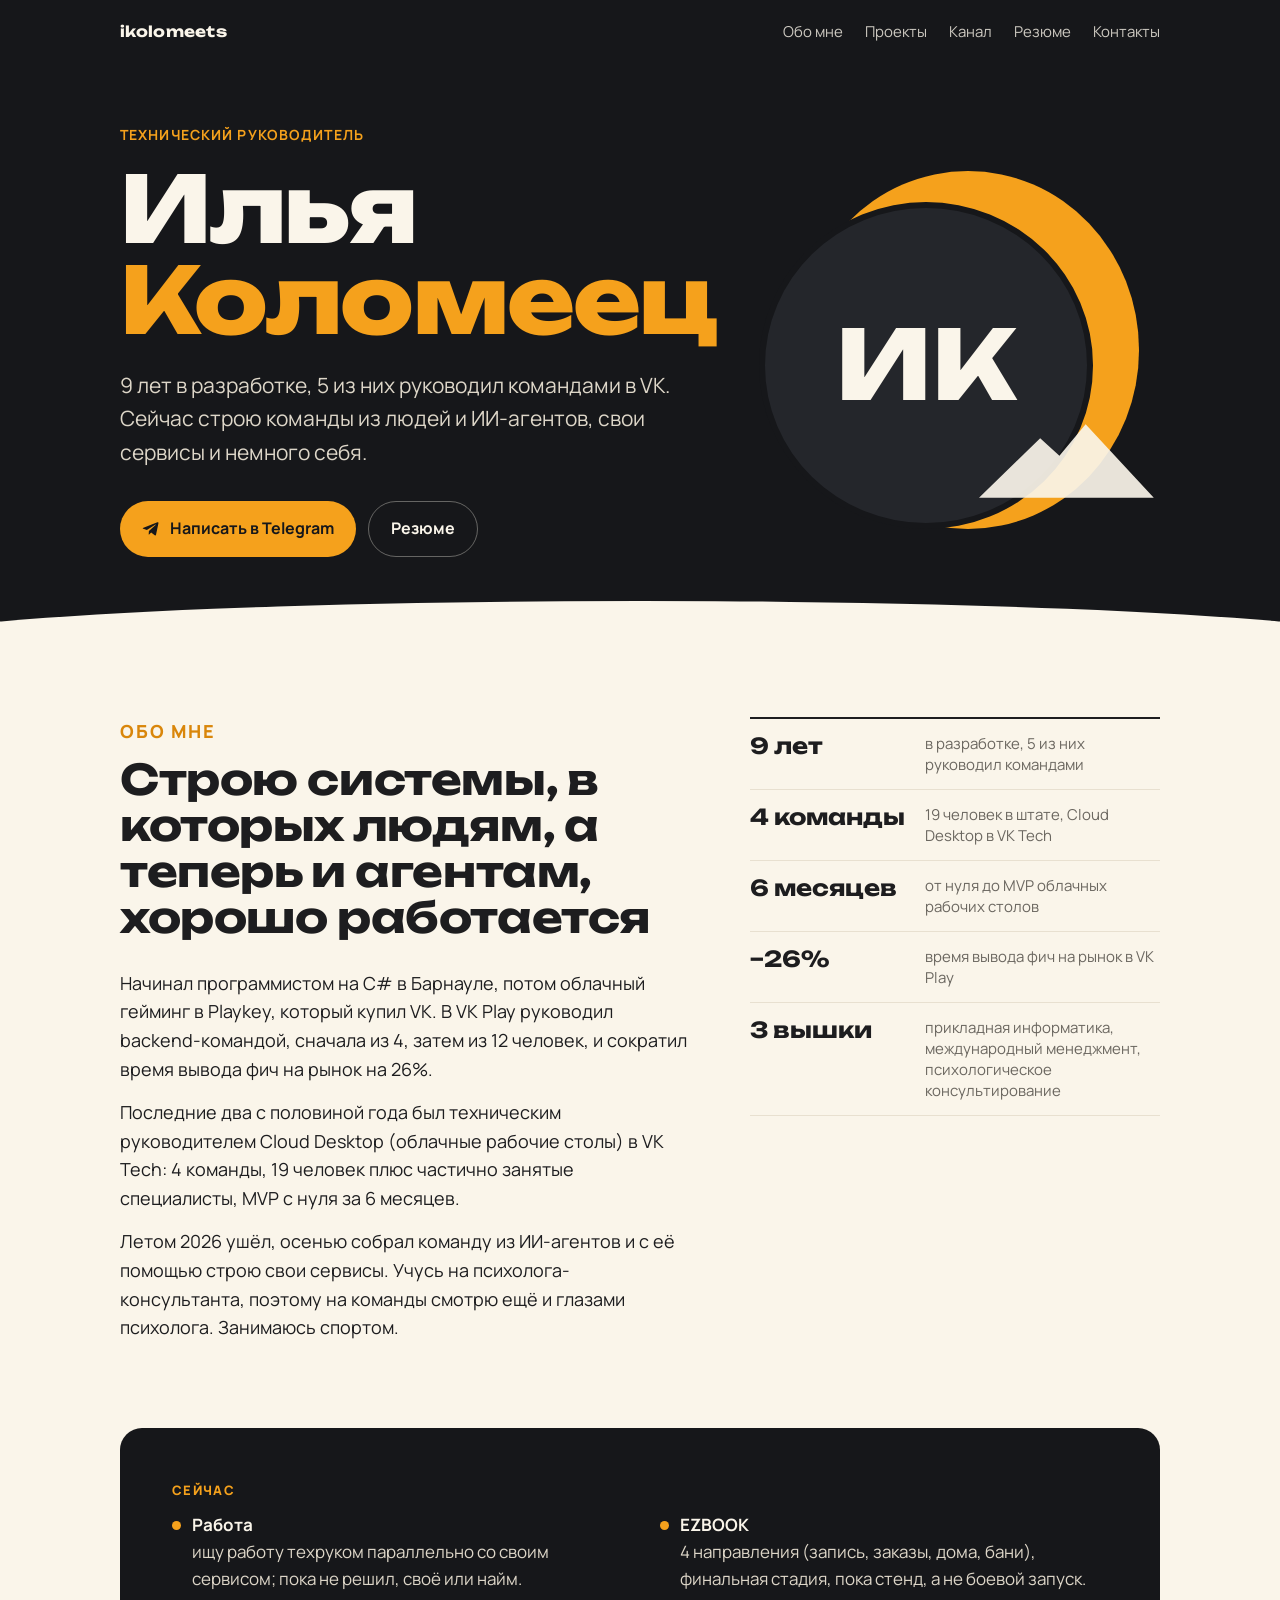
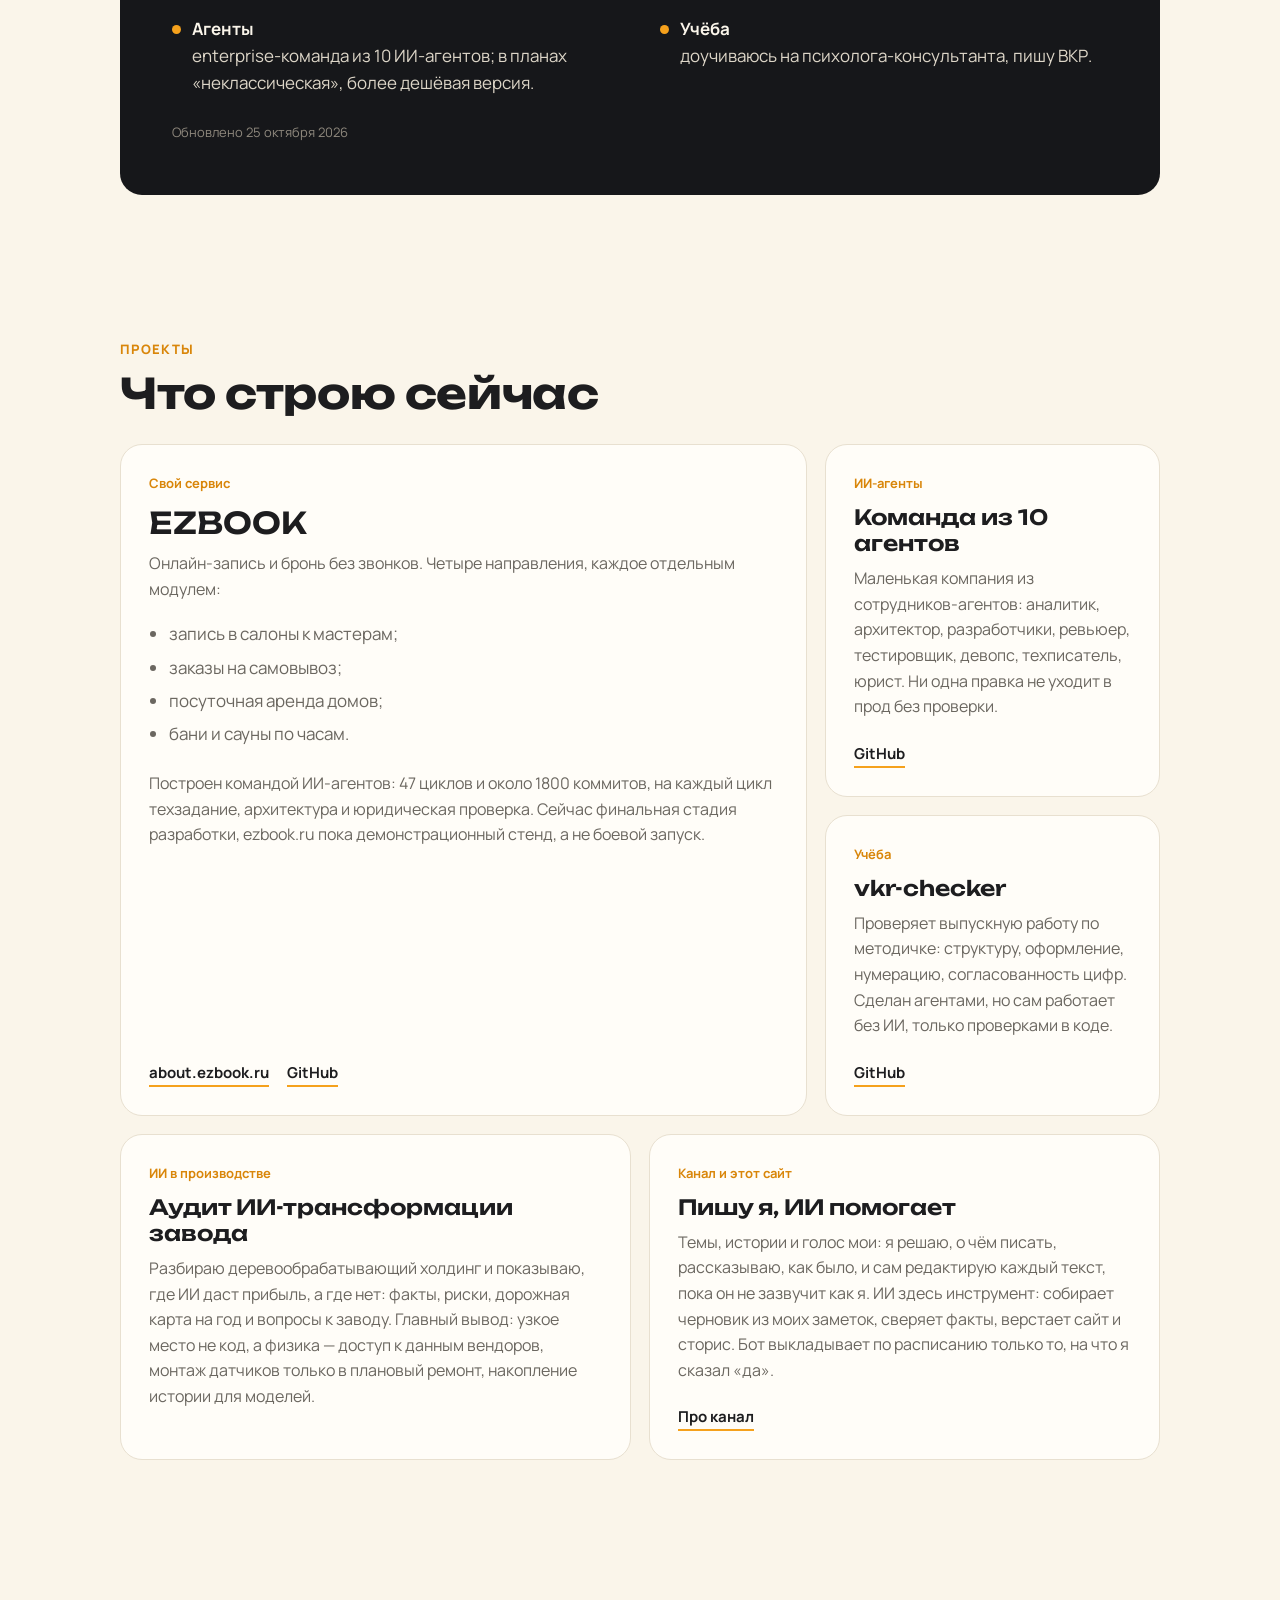
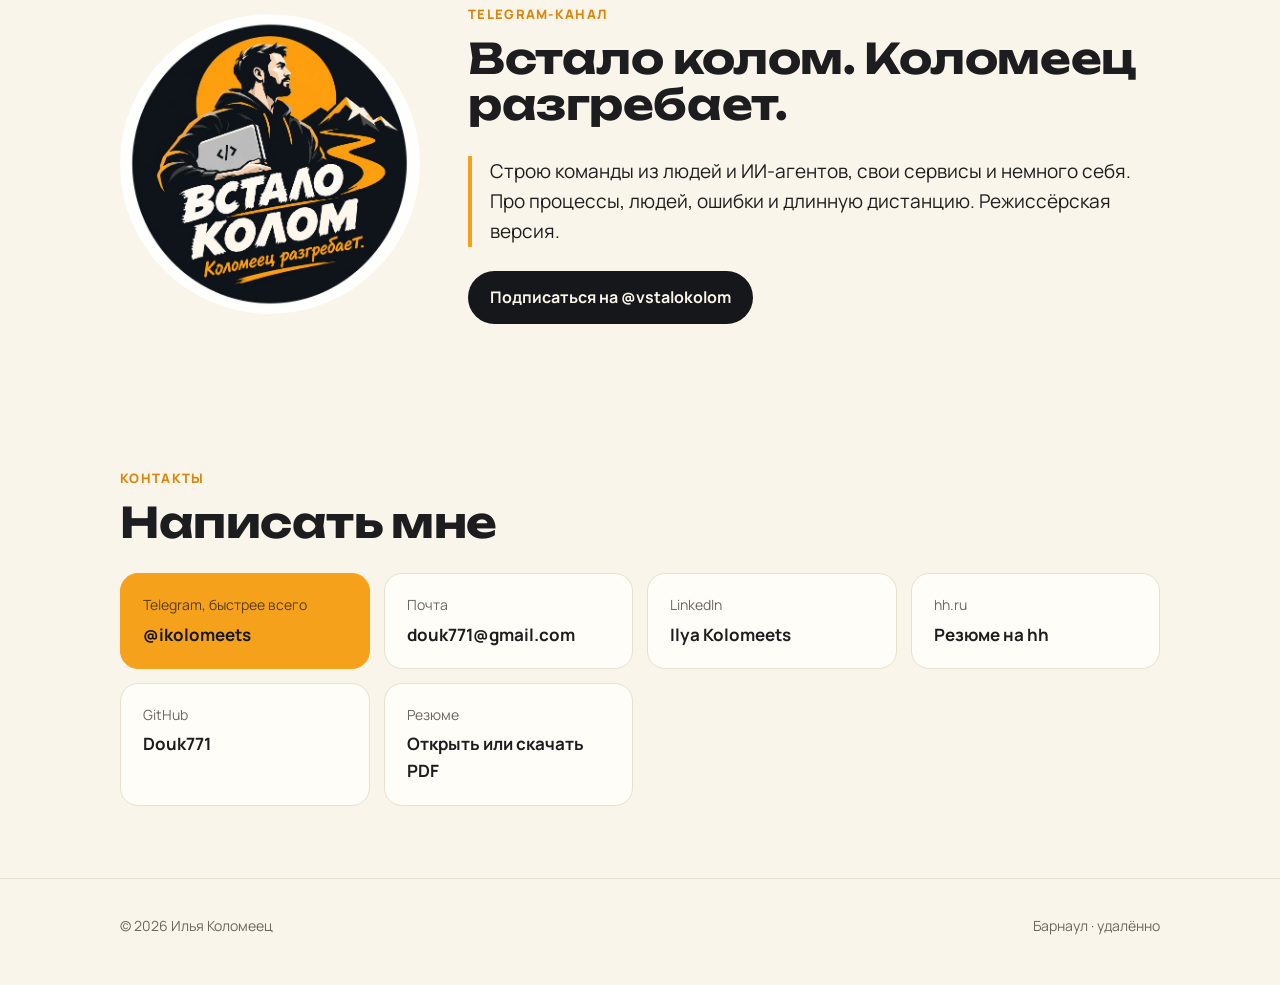
<file: index.html>
<!doctype html>
<html lang="ru">
<head>
<meta charset="utf-8">
<meta name="viewport" content="width=device-width, initial-scale=1">
<title>Илья Коломеец — техрук</title>
<meta name="description" content="Техрук. 9 лет в разработке, 5 из них руководил командами в VK. Строю команды из людей и ИИ-агентов.">
<meta property="og:title" content="Илья Коломеец — техрук">
<meta property="og:description" content="Строю команды из людей и ИИ-агентов, свои сервисы и немного себя.">
<meta property="og:image" content="https://ikolomeets.ru/img/logo.webp">
<meta property="og:url" content="https://ikolomeets.ru/">
<link rel="icon" type="image/png" sizes="32x32" href="/img/favicon-32.png?v=2">
<link rel="icon" type="image/png" sizes="64x64" href="/img/favicon.png?v=2">
<link rel="apple-touch-icon" href="/img/apple-touch-icon.png?v=2">
<link rel="preconnect" href="https://fonts.googleapis.com">
<link rel="preconnect" href="https://fonts.gstatic.com" crossorigin>
<link href="https://fonts.googleapis.com/css2?family=Manrope:wght@400;600;700;800&family=Unbounded:wght@600;700;800&display=swap" rel="stylesheet">
<link rel="stylesheet" href="/style.css?v=202610310750">
</head>
<body>

<header class="top">
  <a class="mark" href="/">ikolomeets</a>
  <nav>
    <a href="#about">Обо мне</a>
    <a href="#projects">Проекты</a>
    <a href="#channel">Канал</a>
    <a href="/cv/">Резюме</a>
    <a href="#contacts">Контакты</a>
  </nav>
</header>

<div class="hero">
  <div class="wrap hero-grid">
    <div>
      <div class="kicker">Технический руководитель</div>
      <h1>Илья<span>Коломеец</span></h1>
      <p class="lead">9 лет в разработке, 5 из них руководил командами в VK. Сейчас строю команды из людей и ИИ-агентов, свои сервисы и немного себя.</p>
      <div class="actions">
        <a class="btn btn-sun" href="https://t.me/ikolomeets">
          <svg viewBox="0 0 24 24" fill="currentColor" aria-hidden="true"><path d="M21.9 4.3 18.7 19.5c-.2 1-.9 1.3-1.7.8l-4.8-3.6-2.3 2.2c-.3.3-.5.5-1 .5l.3-4.9 8.9-8c.4-.3-.1-.5-.6-.2L6.5 13.2 1.8 11.7c-1-.3-1-1 .2-1.5L20.5 3.1c.9-.3 1.6.2 1.4 1.2Z"/></svg>
          Написать в Telegram
        </a>
        <a class="btn btn-ghost" href="/cv/">Резюме</a>
      </div>
    </div>
    <div class="portrait" aria-hidden="true">
      <div class="sun"></div>
      <div class="photo">ИК</div>
      <svg class="peak" viewBox="0 0 200 90"><path d="M0 90 L70 22 L92 42 L122 6 L200 90 Z"/></svg>
    </div>
  </div>
</div>

<main>
  <section id="about">
    <div class="wrap about reveal">
      <div class="text">
        <p class="label">Обо мне</p>
        <h2>Строю системы, в которых людям, а теперь и агентам, хорошо работается</h2>
        <p>Начинал программистом на C# в Барнауле, потом облачный гейминг в Playkey, который купил VK. В VK Play руководил backend-командой, сначала из 4, затем из 12 человек, и сократил время вывода фич на рынок на 26%.</p>
        <p>Последние два с половиной года был техническим руководителем Cloud Desktop (облачные рабочие столы) в VK Tech: 4 команды, 19 человек плюс частично занятые специалисты, MVP с нуля за 6 месяцев.</p>
        <p>Летом 2026 ушёл, осенью собрал команду из ИИ-агентов и с её помощью строю свои сервисы. Учусь на психолога-консультанта, поэтому на команды смотрю ещё и глазами психолога. Занимаюсь спортом.</p>
      </div>
      <ul class="facts">
        <li><b>9 лет</b><span>в разработке, 5 из них руководил командами</span></li>
        <li><b>4 команды</b><span>19 человек в штате, Cloud Desktop в VK Tech</span></li>
        <li><b>6 месяцев</b><span>от нуля до MVP облачных рабочих столов</span></li>
        <li><b>−26%</b><span>время вывода фич на рынок в VK Play</span></li>
        <li><b>3 вышки</b><span>прикладная информатика, международный менеджмент, психологическое консультирование</span></li>
      </ul>
    </div>
  </section>

  <section id="now" style="padding-top:0">
    <div class="wrap reveal">
      <div class="now">
        <p class="label">Сейчас</p>
        <ul>
          <li><b>Работа</b>ищу работу техруком параллельно со своим сервисом; пока не решил, своё или найм.</li>
          <li><b>EZBOOK</b>4 направления (запись, заказы, дома, бани), финальная стадия, пока стенд, а не боевой запуск.</li>
          <li><b>Агенты</b>enterprise-команда из 10 ИИ-агентов; в планах «неклассическая», более дешёвая версия.</li>
          <li><b>Учёба</b>доучиваюсь на психолога-консультанта, пишу ВКР.</li>
        </ul>
        <p class="stamp">Обновлено 25 октября 2026</p>
      </div>
    </div>
  </section>

  <section id="projects">
    <div class="wrap">
      <p class="label">Проекты</p>
      <h2>Что строю сейчас</h2>
      <div class="projects">
        <article class="card big reveal">
          <div class="tag">Свой сервис</div>
          <h3>EZBOOK</h3>
          <p>Онлайн-запись и бронь без звонков. Четыре направления, каждое отдельным модулем:</p>
          <ul>
            <li>запись в салоны к мастерам;</li>
            <li>заказы на самовывоз;</li>
            <li>посуточная аренда домов;</li>
            <li>бани и сауны по часам.</li>
          </ul>
          <p>Построен командой ИИ-агентов: 47 циклов и около 1800 коммитов, на каждый цикл техзадание, архитектура и юридическая проверка. Сейчас финальная стадия разработки, ezbook.ru пока демонстрационный стенд, а не боевой запуск.</p>
          <div class="links">
            <a href="https://about.ezbook.ru">about.ezbook.ru</a>
            <a href="https://github.com/Douk771/ServiceBooking">GitHub</a>
          </div>
        </article>
        <article class="card side reveal">
          <div class="tag">ИИ-агенты</div>
          <h3>Команда из 10 агентов</h3>
          <p>Маленькая компания из сотрудников-агентов: аналитик, архитектор, разработчики, ревьюер, тестировщик, девопс, техписатель, юрист. Ни одна правка не уходит в прод без проверки.</p>
          <div class="links"><a href="https://github.com/Douk771/MultiAgentTeamEnterprise">GitHub</a></div>
        </article>
        <article class="card side reveal">
          <div class="tag">Учёба</div>
          <h3>vkr-checker</h3>
          <p>Проверяет выпускную работу по методичке: структуру, оформление, нумерацию, согласованность цифр. Сделан агентами, но сам работает без ИИ, только проверками в коде.</p>
          <div class="links"><a href="https://github.com/Douk771/vkr-checker">GitHub</a></div>
        </article>
        <article class="card half reveal">
          <div class="tag">ИИ в производстве</div>
          <h3>Аудит ИИ-трансформации завода</h3>
          <p>Разбираю деревообрабатывающий холдинг и показываю, где ИИ даст прибыль, а где нет: факты, риски, дорожная карта на год и вопросы к заводу. Главный вывод: узкое место не код, а физика — доступ к данным вендоров, монтаж датчиков только в плановый ремонт, накопление истории для моделей.</p>
        </article>
        <article class="card half reveal">
          <div class="tag">Канал и этот сайт</div>
          <h3>Пишу я, ИИ помогает</h3>
          <p>Темы, истории и голос мои: я решаю, о чём писать, рассказываю, как было, и сам редактирую каждый текст, пока он не зазвучит как я. ИИ здесь инструмент: собирает черновик из моих заметок, сверяет факты, верстает сайт и сторис. Бот выкладывает по расписанию только то, на что я сказал «да».</p>
          <div class="links"><a href="#channel">Про канал</a></div>
        </article>
      </div>
    </div>
  </section>

  <section id="channel">
    <div class="wrap channel reveal">
      <img src="/img/logo.webp" alt="Логотип канала «Встало колом»" width="300" height="300" loading="lazy">
      <div>
        <p class="label">Telegram-канал</p>
        <h2>Встало колом. Коломеец разгребает.</h2>
        <blockquote>Строю команды из людей и ИИ-агентов, свои сервисы и немного себя. Про процессы, людей, ошибки и длинную дистанцию. Режиссёрская версия.</blockquote>
        <a class="btn btn-ink" href="https://t.me/vstalokolom">Подписаться на @vstalokolom</a>
      </div>
    </div>
  </section>

  <section id="contacts">
    <div class="wrap reveal">
      <p class="label">Контакты</p>
      <h2>Написать мне</h2>
      <div class="contacts">
        <a class="contact main" href="https://t.me/ikolomeets"><small>Telegram, быстрее всего</small><strong>@ikolomeets</strong></a>
        <a class="contact" href="mailto:douk771@gmail.com"><small>Почта</small><strong>douk771@gmail.com</strong></a>
        <a class="contact" href="https://www.linkedin.com/in/ilya-kolomeets-68608b257/"><small>LinkedIn</small><strong>Ilya Kolomeets</strong></a>
        <a class="contact" href="https://barnaul.hh.ru/resume/1c7fad20ff0637a72d0039ed1f4d3737377933"><small>hh.ru</small><strong>Резюме на hh</strong></a>
        <a class="contact" href="https://github.com/Douk771"><small>GitHub</small><strong>Douk771</strong></a>
        <a class="contact" href="/cv/"><small>Резюме</small><strong>Открыть или скачать PDF</strong></a>
      </div>
    </div>
  </section>
</main>

<footer>
  <div class="wrap">
    <span>© 2026 Илья Коломеец</span>
    <span>Барнаул · удалённо</span>
  </div>
</footer>

<script>
  const io = 'IntersectionObserver' in window && new IntersectionObserver((entries) => {
    for (const e of entries) if (e.isIntersecting) { e.target.classList.add('on'); io.unobserve(e.target); }
  }, { rootMargin: '0px 0px -8% 0px' });
  document.querySelectorAll('.reveal').forEach((el) => io ? io.observe(el) : el.classList.add('on'));
</script>
</body>
</html>
</file>
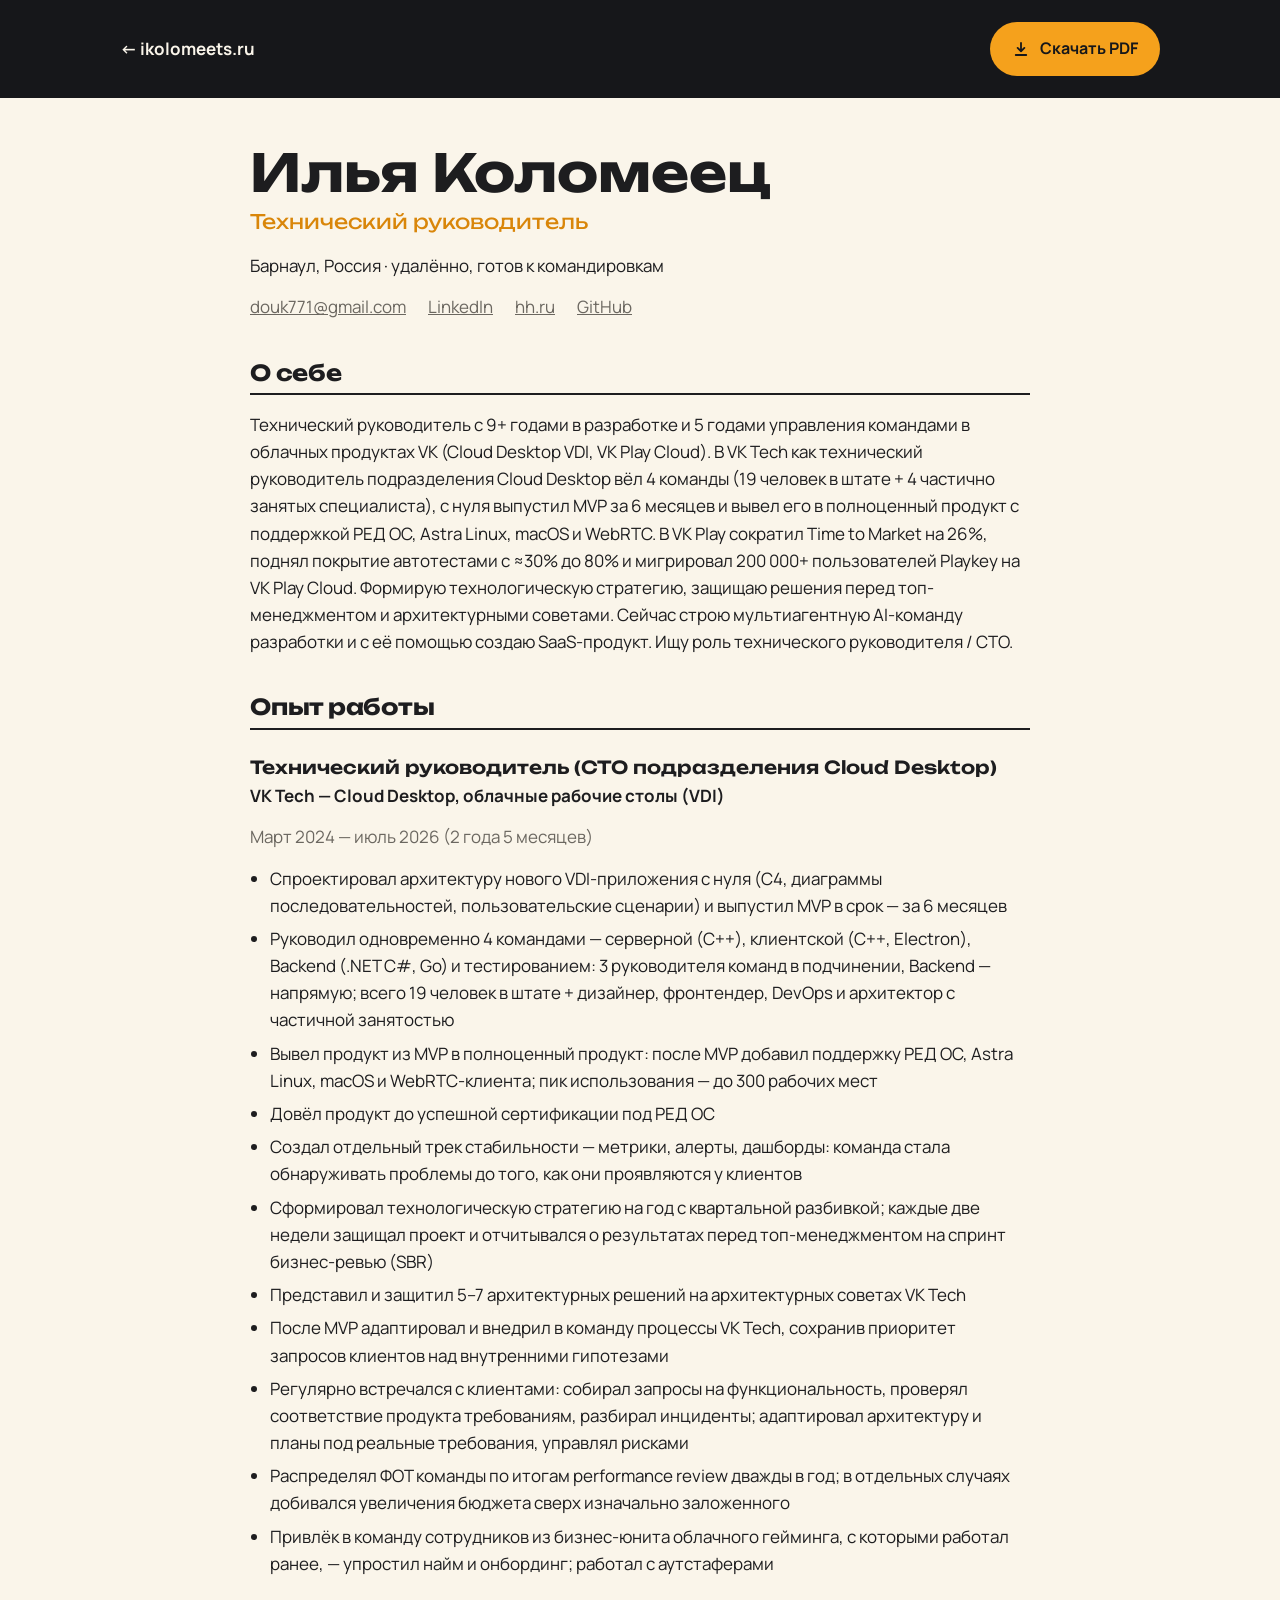
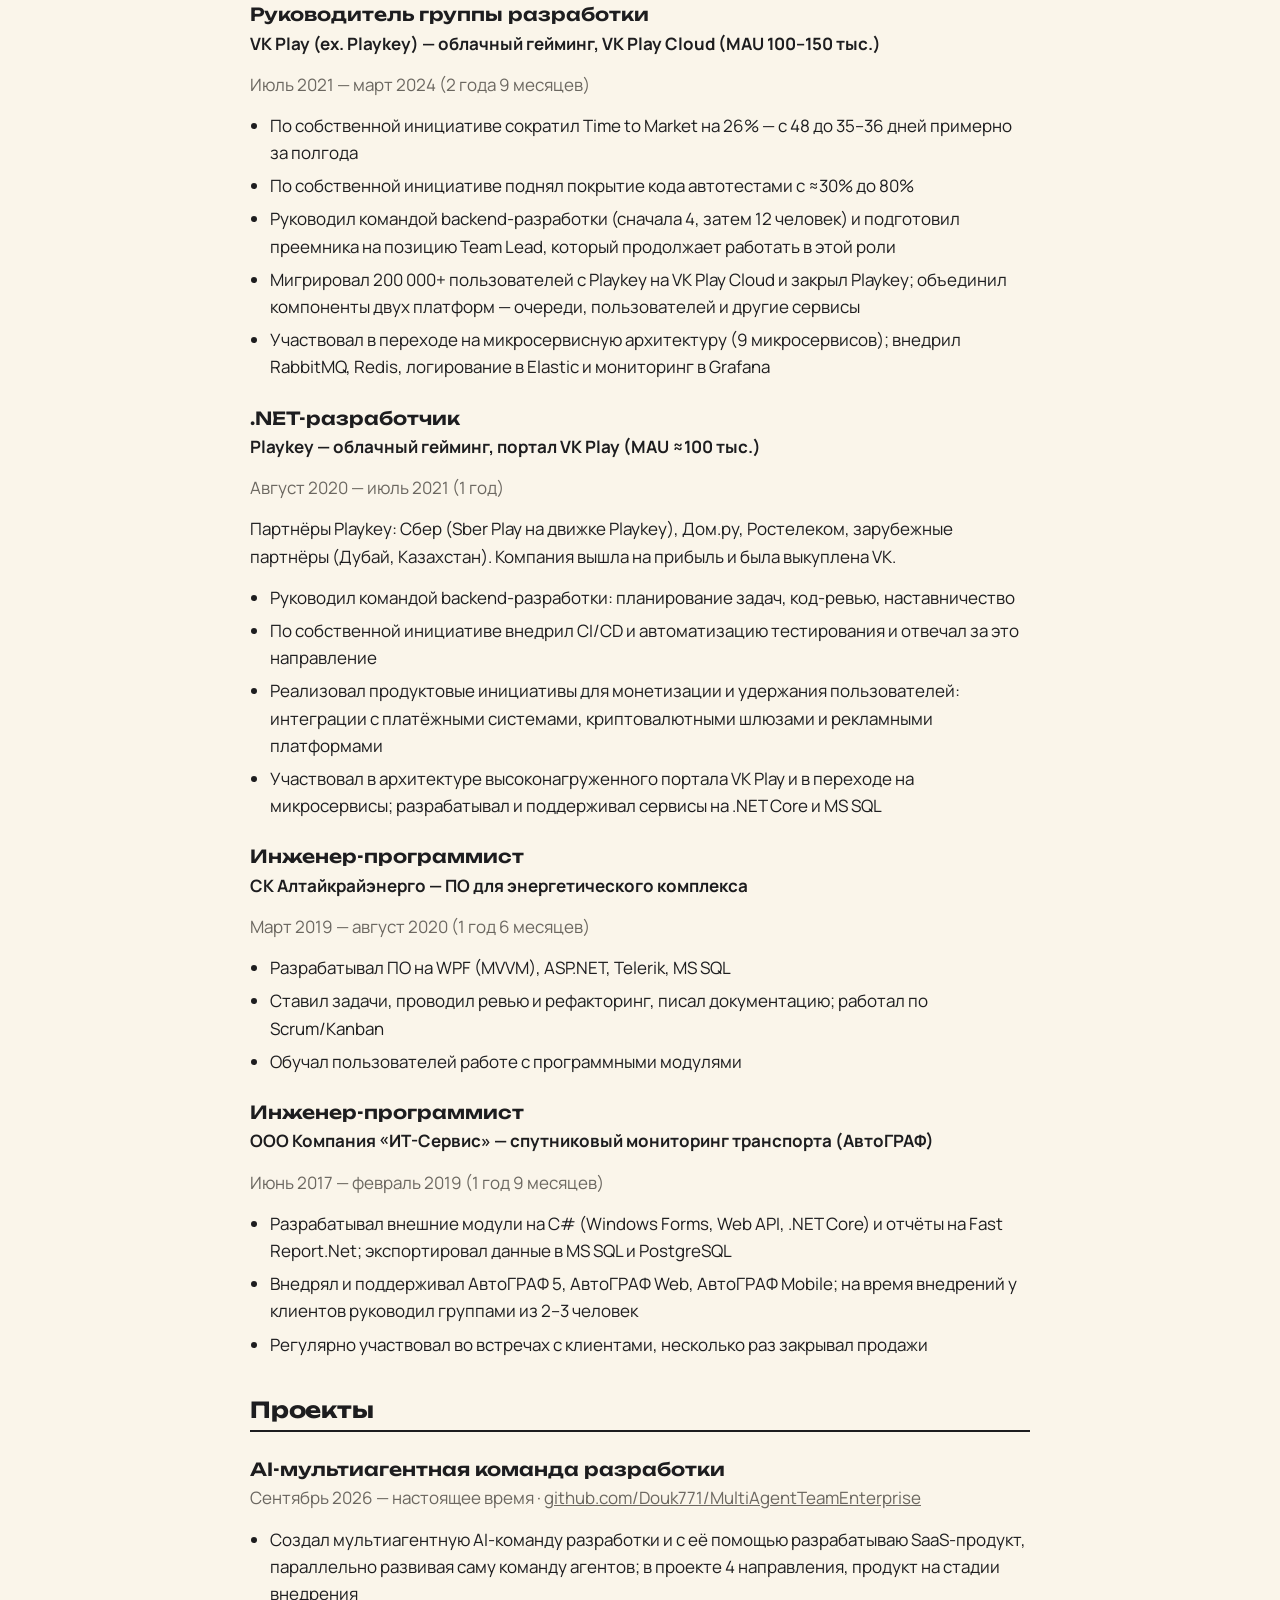
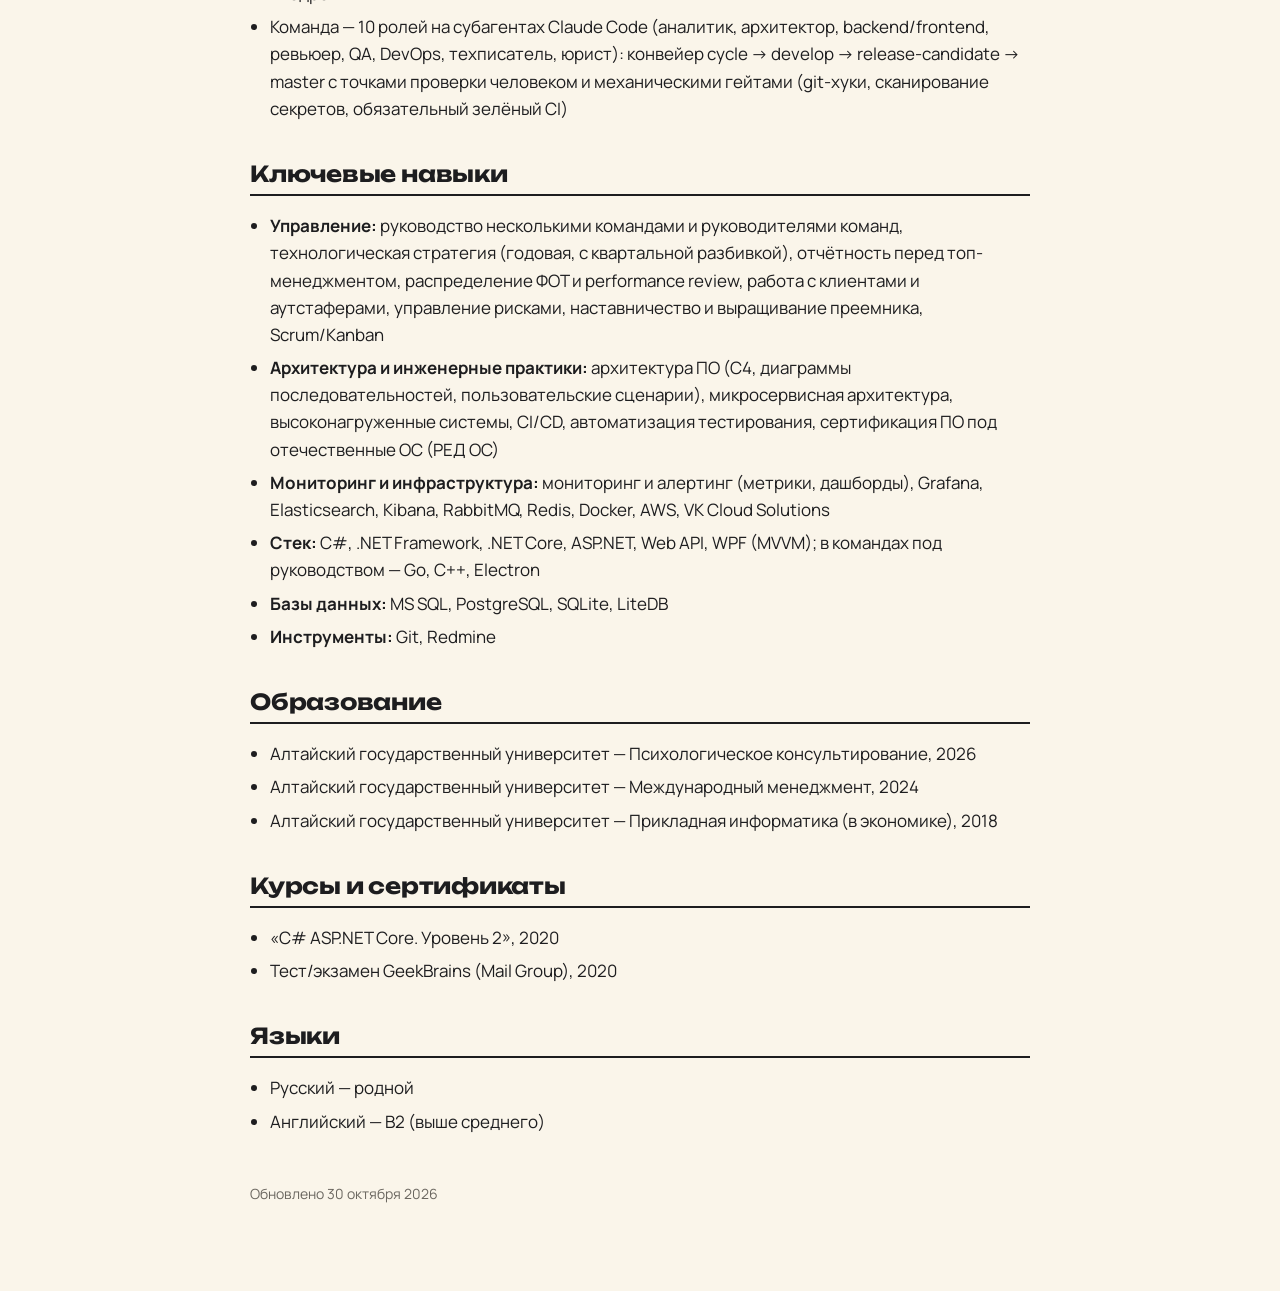
<file: cv/index.html>
<!doctype html>
<html lang="ru">
<head>
<meta charset="utf-8">
<meta name="viewport" content="width=device-width, initial-scale=1">
<title>Илья Коломеец — резюме</title>
<meta name="description" content="Резюме Ильи Коломейца, технического руководителя.">
<link rel="icon" type="image/png" sizes="32x32" href="/img/favicon-32.png?v=2">
<link rel="icon" type="image/png" sizes="64x64" href="/img/favicon.png?v=2">
<link rel="apple-touch-icon" href="/img/apple-touch-icon.png?v=2">
<link rel="preconnect" href="https://fonts.googleapis.com">
<link rel="preconnect" href="https://fonts.gstatic.com" crossorigin>
<link href="https://fonts.googleapis.com/css2?family=Manrope:wght@400;600;700;800&family=Unbounded:wght@600;700;800&display=swap" rel="stylesheet">
<link rel="stylesheet" href="/style.css?v=202610310750">
</head>
<body>
<div class="cv-top">
  <div class="wrap">
    <a class="back" href="/">← ikolomeets.ru</a>
    <a class="btn btn-sun" href="/cv/ilya-kolomeets-cv.pdf" download>
      <svg viewBox="0 0 24 24" fill="none" stroke="currentColor" stroke-width="2.4" stroke-linecap="round" stroke-linejoin="round" aria-hidden="true"><path d="M12 4v11m0 0-4.5-4.5M12 15l4.5-4.5M5 20h14"/></svg>
      Скачать PDF
    </a>
  </div>
</div>
<main class="cv">
<h1>Илья Коломеец</h1>
<p class="role">Технический руководитель</p>
<p>Барнаул, Россия · удалённо, готов к командировкам</p>
<ul class="contacts-line"><li><a href="mailto:douk771@gmail.com">douk771@gmail.com</a></li><li><a href="https://www.linkedin.com/in/ilya-kolomeets-68608b257/">LinkedIn</a></li><li><a href="https://barnaul.hh.ru/resume/1c7fad20ff0637a72d0039ed1f4d3737377933">hh.ru</a></li><li><a href="https://github.com/Douk771/MultiAgentTeamEnterprise">GitHub</a></li></ul>
<h2>О себе</h2>
<p>Технический руководитель с 9+ годами в разработке и 5 годами управления командами в облачных продуктах VK (Cloud Desktop VDI, VK Play Cloud). В VK Tech как технический руководитель подразделения Cloud Desktop вёл 4 команды (19 человек в штате + 4 частично занятых специалиста), с нуля выпустил MVP за 6 месяцев и вывел его в полноценный продукт с поддержкой РЕД ОС, Astra Linux, macOS и WebRTC. В VK Play сократил Time to Market на 26%, поднял покрытие автотестами с ≈30% до 80% и мигрировал 200 000+ пользователей Playkey на VK Play Cloud. Формирую технологическую стратегию, защищаю решения перед топ-менеджментом и архитектурными советами. Сейчас строю мультиагентную AI-команду разработки и с её помощью создаю SaaS-продукт. Ищу роль технического руководителя / CTO.</p>
<h2>Опыт работы</h2>
<h3>Технический руководитель (CTO подразделения Cloud Desktop)</h3>
<p><b>VK Tech — Cloud Desktop, облачные рабочие столы (VDI)</b></p>
<p class="muted">Март 2024 — июль 2026 (2 года 5 месяцев)</p>
<ul><li>Спроектировал архитектуру нового VDI-приложения с нуля (C4, диаграммы последовательностей, пользовательские сценарии) и выпустил MVP в срок — за 6 месяцев</li><li>Руководил одновременно 4 командами — серверной (C++), клиентской (C++, Electron), Backend (.NET C#, Go) и тестированием: 3 руководителя команд в подчинении, Backend — напрямую; всего 19 человек в штате + дизайнер, фронтендер, DevOps и архитектор с частичной занятостью</li><li>Вывел продукт из MVP в полноценный продукт: после MVP добавил поддержку РЕД ОС, Astra Linux, macOS и WebRTC-клиента; пик использования — до 300 рабочих мест</li><li>Довёл продукт до успешной сертификации под РЕД ОС</li><li>Создал отдельный трек стабильности — метрики, алерты, дашборды: команда стала обнаруживать проблемы до того, как они проявляются у клиентов</li><li>Сформировал технологическую стратегию на год с квартальной разбивкой; каждые две недели защищал проект и отчитывался о результатах перед топ-менеджментом на спринт бизнес-ревью (SBR)</li><li>Представил и защитил 5–7 архитектурных решений на архитектурных советах VK Tech</li><li>После MVP адаптировал и внедрил в команду процессы VK Tech, сохранив приоритет запросов клиентов над внутренними гипотезами</li><li>Регулярно встречался с клиентами: собирал запросы на функциональность, проверял соответствие продукта требованиям, разбирал инциденты; адаптировал архитектуру и планы под реальные требования, управлял рисками</li><li>Распределял ФОТ команды по итогам performance review дважды в год; в отдельных случаях добивался увеличения бюджета сверх изначально заложенного</li><li>Привлёк в команду сотрудников из бизнес-юнита облачного гейминга, с которыми работал ранее, — упростил найм и онбординг; работал с аутстаферами</li></ul>
<h3>Руководитель группы разработки</h3>
<p><b>VK Play (ex. Playkey) — облачный гейминг, VK Play Cloud (MAU 100–150 тыс.)</b></p>
<p class="muted">Июль 2021 — март 2024 (2 года 9 месяцев)</p>
<ul><li>По собственной инициативе сократил Time to Market на 26% — с 48 до 35–36 дней примерно за полгода</li><li>По собственной инициативе поднял покрытие кода автотестами с ≈30% до 80%</li><li>Руководил командой backend-разработки (сначала 4, затем 12 человек) и подготовил преемника на позицию Team Lead, который продолжает работать в этой роли</li><li>Мигрировал 200 000+ пользователей с Playkey на VK Play Cloud и закрыл Playkey; объединил компоненты двух платформ — очереди, пользователей и другие сервисы</li><li>Участвовал в переходе на микросервисную архитектуру (9 микросервисов); внедрил RabbitMQ, Redis, логирование в Elastic и мониторинг в Grafana</li></ul>
<h3>.NET-разработчик</h3>
<p><b>Playkey — облачный гейминг, портал VK Play (MAU ≈100 тыс.)</b></p>
<p class="muted">Август 2020 — июль 2021 (1 год)</p>
<p>Партнёры Playkey: Сбер (Sber Play на движке Playkey), Дом.ру, Ростелеком, зарубежные партнёры (Дубай, Казахстан). Компания вышла на прибыль и была выкуплена VK.</p>
<ul><li>Руководил командой backend-разработки: планирование задач, код-ревью, наставничество</li><li>По собственной инициативе внедрил CI/CD и автоматизацию тестирования и отвечал за это направление</li><li>Реализовал продуктовые инициативы для монетизации и удержания пользователей: интеграции с платёжными системами, криптовалютными шлюзами и рекламными платформами</li><li>Участвовал в архитектуре высоконагруженного портала VK Play и в переходе на микросервисы; разрабатывал и поддерживал сервисы на .NET Core и MS SQL</li></ul>
<h3>Инженер-программист</h3>
<p><b>СК Алтайкрайэнерго — ПО для энергетического комплекса</b></p>
<p class="muted">Март 2019 — август 2020 (1 год 6 месяцев)</p>
<ul><li>Разрабатывал ПО на WPF (MVVM), ASP.NET, Telerik, MS SQL</li><li>Ставил задачи, проводил ревью и рефакторинг, писал документацию; работал по Scrum/Kanban</li><li>Обучал пользователей работе с программными модулями</li></ul>
<h3>Инженер-программист</h3>
<p><b>ООО Компания «ИТ-Сервис» — спутниковый мониторинг транспорта (АвтоГРАФ)</b></p>
<p class="muted">Июнь 2017 — февраль 2019 (1 год 9 месяцев)</p>
<ul><li>Разрабатывал внешние модули на C# (Windows Forms, Web API, .NET Core) и отчёты на Fast Report.Net; экспортировал данные в MS SQL и PostgreSQL</li><li>Внедрял и поддерживал АвтоГРАФ 5, АвтоГРАФ Web, АвтоГРАФ Mobile; на время внедрений у клиентов руководил группами из 2–3 человек</li><li>Регулярно участвовал во встречах с клиентами, несколько раз закрывал продажи</li></ul>
<h2>Проекты</h2>
<h3>AI-мультиагентная команда разработки</h3>
<p class="muted">Сентябрь 2026 — настоящее время · <a href="https://github.com/Douk771/MultiAgentTeamEnterprise">github.com/Douk771/MultiAgentTeamEnterprise</a></p>
<ul><li>Создал мультиагентную AI-команду разработки и с её помощью разрабатываю SaaS-продукт, параллельно развивая саму команду агентов; в проекте 4 направления, продукт на стадии внедрения</li><li>Команда — 10 ролей на субагентах Claude Code (аналитик, архитектор, backend/frontend, ревьюер, QA, DevOps, техписатель, юрист): конвейер cycle → develop → release-candidate → master с точками проверки человеком и механическими гейтами (git-хуки, сканирование секретов, обязательный зелёный CI)</li></ul>
<h2>Ключевые навыки</h2>
<ul><li><b>Управление:</b> руководство несколькими командами и руководителями команд, технологическая стратегия (годовая, с квартальной разбивкой), отчётность перед топ-менеджментом, распределение ФОТ и performance review, работа с клиентами и аутстаферами, управление рисками, наставничество и выращивание преемника, Scrum/Kanban</li><li><b>Архитектура и инженерные практики:</b> архитектура ПО (C4, диаграммы последовательностей, пользовательские сценарии), микросервисная архитектура, высоконагруженные системы, CI/CD, автоматизация тестирования, сертификация ПО под отечественные ОС (РЕД ОС)</li><li><b>Мониторинг и инфраструктура:</b> мониторинг и алертинг (метрики, дашборды), Grafana, Elasticsearch, Kibana, RabbitMQ, Redis, Docker, AWS, VK Cloud Solutions</li><li><b>Стек:</b> C#, .NET Framework, .NET Core, ASP.NET, Web API, WPF (MVVM); в командах под руководством — Go, C++, Electron</li><li><b>Базы данных:</b> MS SQL, PostgreSQL, SQLite, LiteDB</li><li><b>Инструменты:</b> Git, Redmine</li></ul>
<h2>Образование</h2>
<ul><li>Алтайский государственный университет — Психологическое консультирование, 2026</li><li>Алтайский государственный университет — Международный менеджмент, 2024</li><li>Алтайский государственный университет — Прикладная информатика (в экономике), 2018</li></ul>
<h2>Курсы и сертификаты</h2>
<ul><li>«C# ASP.NET Core. Уровень 2», 2020</li><li>Тест/экзамен GeekBrains (Mail Group), 2020</li></ul>
<h2>Языки</h2>
<ul><li>Русский — родной</li><li>Английский — B2 (выше среднего)</li></ul>
<p class="updated no-print">Обновлено 30 октября 2026</p>
</main>
</body>
</html>
</file>
<file: style.css>
/* Цвета взяты с логотипа канала: чёрный круг, оранжевое солнце, кремовые буквы. */
:root {
  --ink: #16171a;
  --ink-2: #24262b;
  --sun: #f5a11c;
  --sun-deep: #d9860a;
  --cream: #faf5ea;
  --paper: #fffdf8;
  --text: #1d1d1f;
  --muted: #6b6760;
  --line: #e8e0d0;

  --bg: var(--cream);
  --card: var(--paper);

  --display: "Unbounded", "Arial Black", sans-serif;
  --body: "Manrope", -apple-system, BlinkMacSystemFont, "Segoe UI", Roboto, sans-serif;

  --radius: 22px;
  --gutter: clamp(16px, 4vw, 40px);
  --max: 1120px;
}

@media (prefers-color-scheme: dark) {
  :root:not([data-theme="light"]) {
    --bg: #121315;
    --card: #1b1c20;
    --text: #f1ece2;
    --muted: #a49e93;
    --line: #2c2d32;
  }
}

* { box-sizing: border-box; }
html { scroll-behavior: smooth; }
body {
  margin: 0;
  background: var(--bg);
  color: var(--text);
  font: 17px/1.6 var(--body);
  -webkit-font-smoothing: antialiased;
}
a { color: inherit; }
img { max-width: 100%; display: block; }
.hero-grid > *, .about > *, .channel > *, .projects > *, .contacts > * { min-width: 0; }

.wrap { max-width: var(--max); margin: 0 auto; padding: 0 var(--gutter); }

/* ---------- шапка ---------- */
.top {
  position: absolute; inset: 0 0 auto 0; z-index: 2;
  display: flex; justify-content: space-between; align-items: center;
  padding: 20px var(--gutter); max-width: var(--max); margin: 0 auto;
  color: var(--cream);
}
.top .mark { font-family: var(--display); font-weight: 700; font-size: 15px; text-decoration: none; letter-spacing: .02em; }
.top nav { display: flex; gap: 22px; font-size: 15px; }
.top nav a { text-decoration: none; opacity: .8; }
.top nav a:hover { opacity: 1; color: var(--sun); }

/* ---------- первый экран ---------- */
.hero {
  position: relative; overflow: hidden;
  background: var(--ink); color: var(--cream);
  padding: 120px 0 88px;
}
.hero::after { /* дорога с логотипа */
  content: ""; position: absolute; left: -10%; right: -10%; bottom: -2px; height: 46px;
  background: var(--bg);
  border-radius: 50% 50% 0 0 / 100% 100% 0 0;
}
.hero-grid {
  display: grid; grid-template-columns: 1.35fr 1fr; gap: 48px; align-items: center;
}
.kicker {
  display: inline-block; font-size: 14px; font-weight: 700; letter-spacing: .08em; text-transform: uppercase;
  color: var(--sun); margin-bottom: 18px;
}
.hero h1 {
  font-family: var(--display); font-weight: 800; line-height: .98;
  font-size: clamp(44px, 8vw, 92px); margin: 0 0 24px; letter-spacing: -.02em;
}
.hero h1 span { color: var(--sun); display: block; }
.hero .lead { font-size: clamp(18px, 2.2vw, 21px); max-width: 34em; color: #ddd6c8; margin: 0 0 32px; }
.actions { display: flex; flex-wrap: wrap; gap: 12px; }

.btn {
  display: inline-flex; align-items: center; gap: 10px;
  padding: 14px 22px; border-radius: 999px; font-weight: 700; font-size: 16px;
  text-decoration: none; transition: transform .15s ease, background .15s ease;
}
.btn:hover { transform: translateY(-2px); }
.btn svg { width: 18px; height: 18px; flex: none; }
.btn-sun { background: var(--sun); color: var(--ink); }
.btn-sun:hover { background: #ffb23a; }
.btn-ghost { border: 1.5px solid rgba(250, 245, 234, .35); color: var(--cream); }
.btn-ghost:hover { border-color: var(--sun); color: var(--sun); }
.btn-ink { background: var(--ink); color: var(--cream); }
@media (prefers-color-scheme: dark) {
  :root:not([data-theme="light"]) .btn-ink { background: var(--cream); color: var(--ink); }
}

/* фото: пока заглушка на фоне «солнца» */
.portrait { position: relative; justify-self: center; width: min(380px, 80vw); aspect-ratio: 1; }
.portrait .sun {
  position: absolute; inset: 6% 0 0 10%; border-radius: 50%; background: var(--sun);
}
.portrait .photo {
  position: absolute; inset: 14% 12% 0 0; border-radius: 50%;
  background: var(--ink-2); border: 6px solid var(--ink); overflow: hidden;
  display: grid; place-items: center;
  font-family: var(--display); font-weight: 800; font-size: clamp(56px, 9vw, 96px); color: var(--cream);
}
.portrait .photo img { width: 100%; height: 100%; object-fit: cover; }
.portrait .peak {
  position: absolute; right: -4%; bottom: 8%; width: 46%;
  fill: var(--cream); opacity: .92;
}

/* ---------- секции ---------- */
section { padding: 72px 0; }
.label {
  font-size: 13px; font-weight: 800; letter-spacing: .1em; text-transform: uppercase; color: var(--sun-deep);
  margin: 0 0 10px;
}
h2 {
  font-family: var(--display); font-weight: 700; letter-spacing: -.01em;
  font-size: clamp(28px, 4vw, 42px); line-height: 1.1; margin: 0 0 28px;
}
h3 { font-family: var(--display); font-weight: 600; font-size: 21px; line-height: 1.25; margin: 0 0 10px; }
p { margin: 0 0 14px; }
.muted { color: var(--muted); }

/* о себе: текст слева, цифры столбиком справа */
.about { display: grid; grid-template-columns: 1.4fr 1fr; gap: 56px; align-items: start; }
.about .text p { font-size: 18px; }
.facts { list-style: none; padding: 0; margin: 0; border-top: 2px solid var(--text); }
.facts li { display: grid; grid-template-columns: 9.5em 1fr; gap: 14px; padding: 14px 0; border-bottom: 1px solid var(--line); }
.facts b { font-family: var(--display); font-weight: 700; font-size: 22px; line-height: 1.15; }
.facts span { color: var(--muted); font-size: 15px; line-height: 1.4; }

/* сейчас */
.now { background: var(--ink); color: var(--cream); border-radius: var(--radius); padding: clamp(28px, 5vw, 52px); }
.now .label { color: var(--sun); }
.now ul { list-style: none; margin: 0; padding: 0; display: grid; grid-template-columns: repeat(2, 1fr); gap: 22px 40px; }
.now li { padding-left: 20px; position: relative; color: #ddd6c8; }
.now li::before { content: ""; position: absolute; left: 0; top: .6em; width: 9px; height: 9px; border-radius: 50%; background: var(--sun); }
.now li b { color: var(--cream); display: block; }
.now .stamp { margin: 26px 0 0; font-size: 13px; color: #8e887d; }

/* проекты: неравная сетка, первая карточка крупнее */
.projects { display: grid; grid-template-columns: repeat(6, 1fr); gap: 18px; }
.card {
  background: var(--card); border: 1px solid var(--line); border-radius: var(--radius);
  padding: 28px; display: flex; flex-direction: column;
}
.card.big { grid-column: span 4; grid-row: span 2; }
.card.side { grid-column: span 2; }
.card.half { grid-column: span 3; }
.card.wide { grid-column: span 6; }
.card .tag { font-size: 13px; font-weight: 700; color: var(--sun-deep); margin-bottom: 10px; }
.card p { color: var(--muted); font-size: 16px; }
.card .links { margin-top: auto; padding-top: 8px; display: flex; flex-wrap: wrap; gap: 8px 18px; font-weight: 700; font-size: 15px; }
.card .links a { text-decoration: none; border-bottom: 2px solid var(--sun); }
.card .links a:hover { color: var(--sun-deep); }
.card.big h3 { font-size: 30px; }
.card.big ul { color: var(--muted); padding-left: 20px; margin: 4px 0 18px; }
.card.big li { margin-bottom: 6px; }

/* канал */
.channel { display: grid; grid-template-columns: 300px 1fr; gap: 48px; align-items: center; }
.channel img { width: 100%; height: auto; border-radius: 50%; }
.channel blockquote { margin: 0 0 24px; font-size: 19px; border-left: 4px solid var(--sun); padding-left: 18px; }

/* контакты */
.contacts { display: grid; grid-template-columns: repeat(auto-fit, minmax(min(220px, 100%), 1fr)); gap: 14px; }
.contact {
  display: flex; flex-direction: column; gap: 4px; padding: 20px 22px; text-decoration: none;
  background: var(--card); border: 1px solid var(--line); border-radius: 18px;
  transition: border-color .15s ease, transform .15s ease;
}
.contact:hover { border-color: var(--sun); transform: translateY(-2px); }
.contact small { color: var(--muted); font-size: 14px; }
.contact strong { font-size: 17px; overflow-wrap: anywhere; }
.contact.main { background: var(--sun); border-color: var(--sun); color: var(--ink); }
.contact.main small { color: var(--ink); opacity: .7; }

footer { padding: 36px 0 48px; color: var(--muted); font-size: 14px; border-top: 1px solid var(--line); }
footer .wrap { display: flex; justify-content: space-between; flex-wrap: wrap; gap: 12px; }

/* появление при прокрутке */
.reveal { opacity: 0; transform: translateY(18px); transition: opacity .6s ease, transform .6s ease; }
.reveal.on { opacity: 1; transform: none; }
@media (prefers-reduced-motion: reduce) {
  .reveal { opacity: 1; transform: none; transition: none; }
  html { scroll-behavior: auto; }
}

/* ---------- телефон ---------- */
@media (max-width: 860px) {
  .top nav { display: none; }
  .hero { padding: 92px 0 72px; }
  .hero-grid, .about, .channel { grid-template-columns: 1fr; gap: 36px; }
  .portrait { width: min(280px, 72vw); order: -1; justify-self: start; }
  .now ul { grid-template-columns: 1fr; }
  .projects { grid-template-columns: 1fr; }
  .card.big, .card.side, .card.half, .card.wide { grid-column: auto; grid-row: auto; }
  .channel img { width: 200px; }
  section { padding: 52px 0; }
}

/* ---------- резюме ---------- */
.cv-top { background: var(--ink); color: var(--cream); padding: 22px 0; }
.cv-top .wrap { display: flex; justify-content: space-between; align-items: center; gap: 12px; flex-wrap: wrap; }
.cv-top a.back { text-decoration: none; font-weight: 700; }
.cv-top a.back:hover { color: var(--sun); }
.cv { max-width: 860px; margin: 0 auto; padding: 48px var(--gutter) 72px; }
.cv h1 { font-family: var(--display); font-size: clamp(34px, 6vw, 52px); line-height: 1.05; margin: 0 0 6px; }
.cv .role { font-family: var(--display); font-size: 20px; color: var(--sun-deep); margin: 0 0 14px; }
.cv h2 { font-size: 22px; margin: 40px 0 16px; padding-bottom: 8px; border-bottom: 2px solid var(--text); }
.cv h3 { font-size: 18px; margin: 26px 0 4px; }
.cv ul { padding-left: 20px; margin: 8px 0 14px; }
.cv li { margin-bottom: 6px; }
.cv .contacts-line { list-style: none; padding: 0; display: flex; flex-wrap: wrap; gap: 6px 22px; color: var(--muted); }
.cv .contacts-line li { margin: 0; }
.cv .updated { color: var(--muted); font-size: 14px; margin-top: 48px; }

@media print {
  @page { size: A4; margin: 14mm 14mm 16mm; }
  :root { --bg: #fff; --card: #fff; --text: #111; --muted: #555; --line: #ddd; }
  body { font-size: 10.5pt; line-height: 1.45; background: #fff; color: #111; }
  .cv-top, .no-print { display: none !important; }
  .cv { padding: 0; max-width: none; }
  .cv h1 { font-size: 24pt; }
  .cv .role { font-size: 13pt; color: #b36d00; }
  .cv h2 { font-size: 13pt; margin: 18px 0 8px; padding-bottom: 4px; break-after: avoid; }
  .cv h3 { font-size: 11pt; margin: 12px 0 2px; break-after: avoid; }
  .cv li { margin-bottom: 2px; }
  .cv a { text-decoration: none; }
  .cv li, .cv p { break-inside: avoid; }
}
</file>
